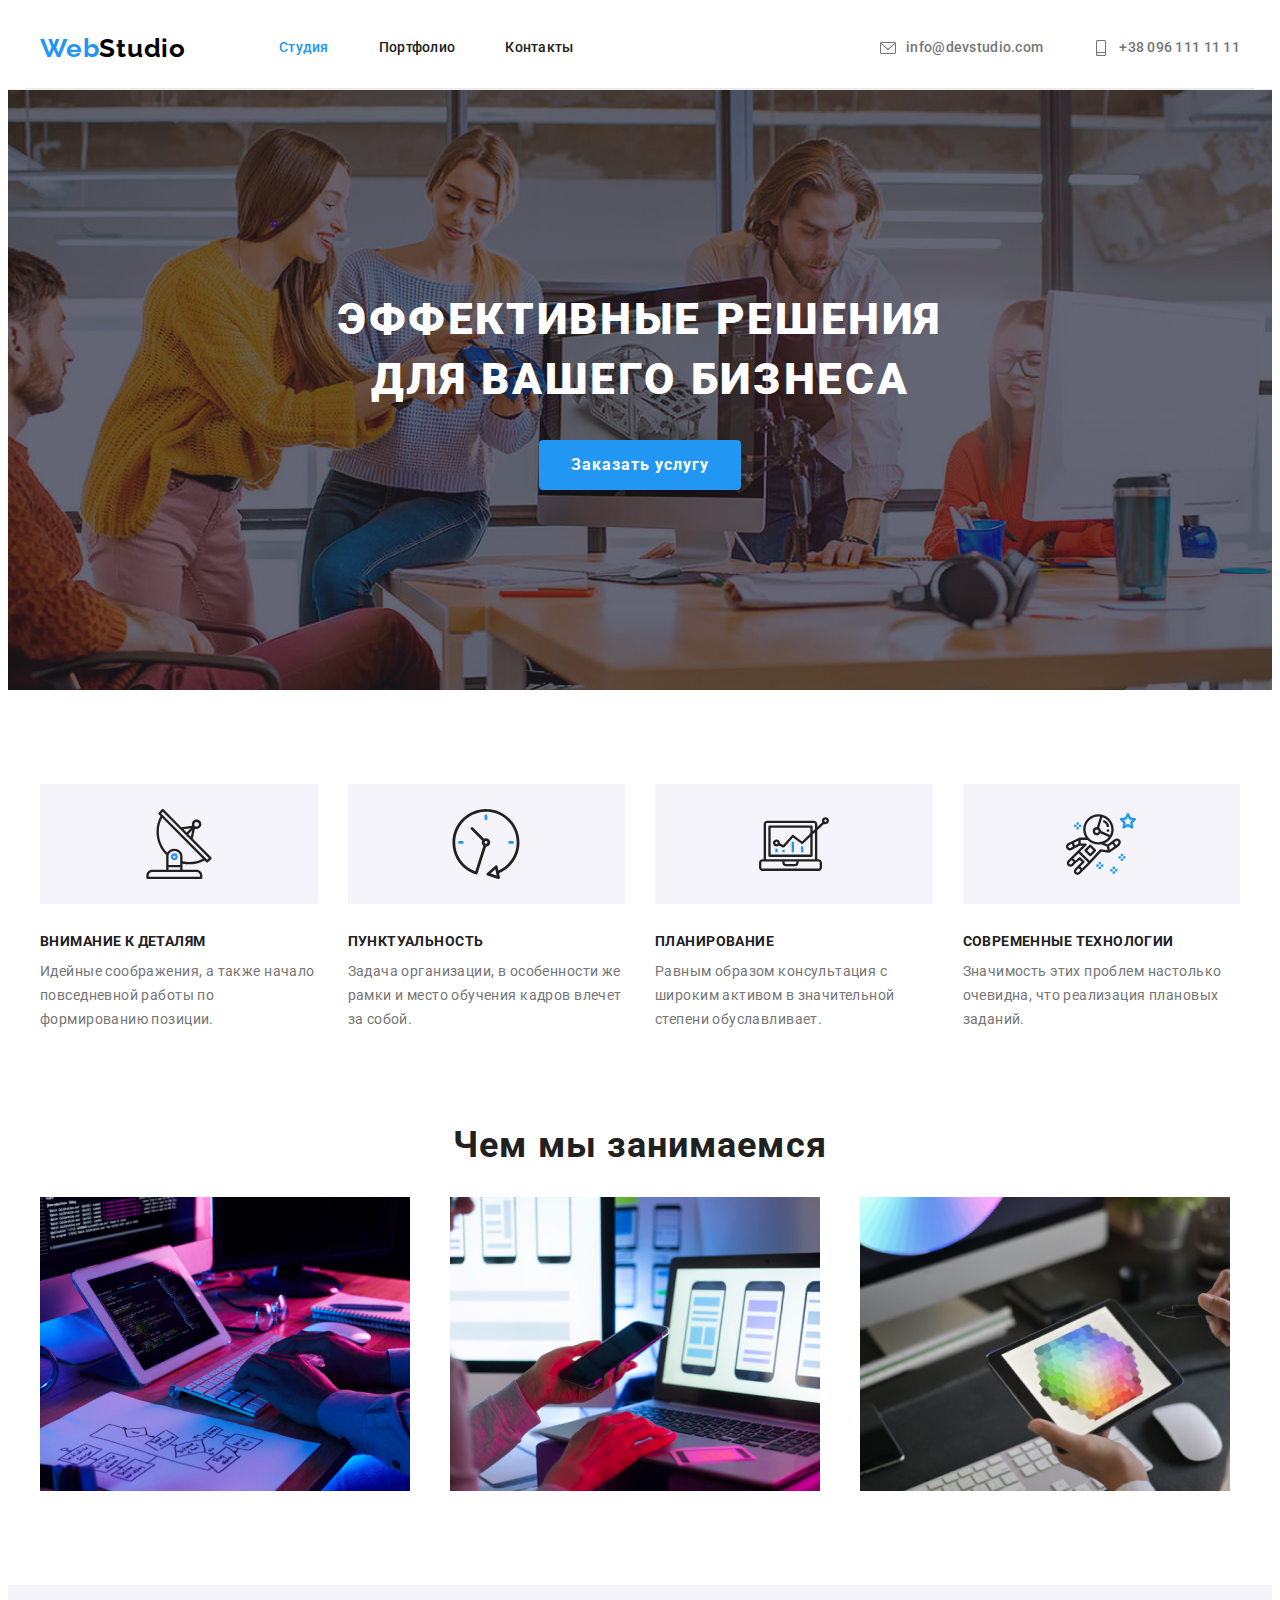
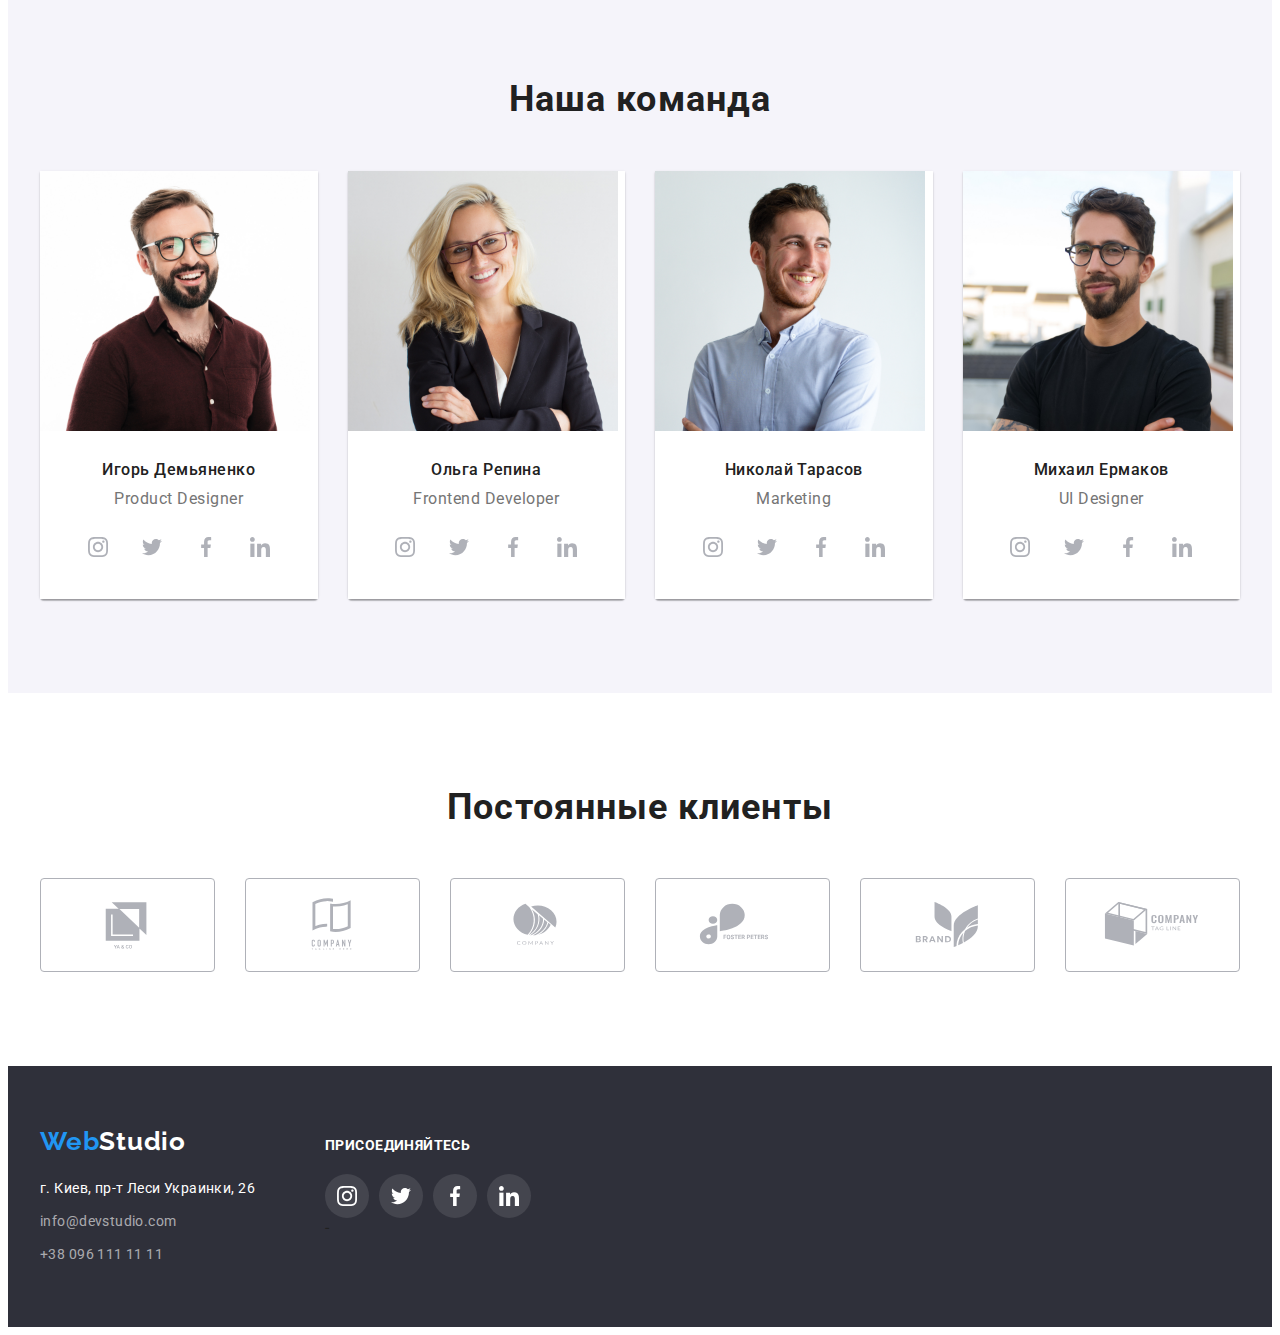
<file: index.html>
<!DOCTYPE html>
<html lang="en">
<head>
    <meta charset="UTF-8">
    <meta http-equiv="X-UA-Compatible" content="IE=edge">
    <meta name="viewport" content="width=device-width, initial-scale=1.0">
    <title>WebStudio</title>
    <!-- fonts start -->
    <link rel="preconnect" href="https://fonts.googleapis.com">
    <link rel="preconnect" href="https://fonts.gstatic.com" crossorigin>
    <link href="https://fonts.googleapis.com/css2?family=Raleway:wght@700&family=Roboto:wght@400;500;700;900&display=swap" rel="stylesheet">
    <!-- fonts end -->
    <!-- normalize start -->
    <link rel="stylesheet" href="https://cdnjs.cloudflare.com/ajax/libs/modern-normalize/1.1.0/modern-normalize.min.css"
        integrity="sha512-wpPYUAdjBVSE4KJnH1VR1HeZfpl1ub8YT/NKx4PuQ5NmX2tKuGu6U/JRp5y+Y8XG2tV+wKQpNHVUX03MfMFn9Q=="
        crossorigin="anonymous" referrerpolicy="no-referrer" />
    <!-- normalize end -->
    <link rel="stylesheet" href="css/style.css">
</head>
<body>
    <!-- Header -->

    <header class="header">
        <div class="container header-container">
            <a href="/" lang="en" class="logo-header link">
                <span>Web</span>Studio
            </a>
                <nav>
                    <ul class="header-nav list">
                        <li class="header-nav-item">
                            <a href="./index.html" class="nav-list-item link current">Студия</a></li>
                        <li class="header-nav-item">
                            <a href="./portfolio.html" class="nav-list-item link">Портфолио</a></li>
                        <li class="header-nav-item">
                            <a href="/" class="nav-list-item link">Контакты</a></li>
                    </ul>
                </nav>
            <ul class="header-contact list">
                <li class="header-contact-item">
                    <a href="mailto:info@devstudio.com" class="contact link">
                        <svg class="header-icon" width="16" height="16">
                        <use href="./images/icons.svg#icon-mail"></use>
                    </svg>info@devstudio.com </a>
                </li>
                <li class="header-contact-item">
                    <a href="tel:+380961111111" class="contact link">
                        <svg class="header-icon" width="16" height="16">
                        <use href="./images/icons.svg#icon-tel"></use>
                    </svg>+38 096 111 11 11</a>
                </li>
            </ul>
        </div>
    </header>

    <!-- Main -->

    <main>

        <section class="solution-section hero">
            <div class="container">
                <h1 class="business-solution">Эффективные решения для вашего бизнеса</h1>
                <button class="btn-clik" type="button" >Заказать услугу</button>
            </div>
        </section>

        <section class="section benefits">
            <div class="container">
                <ul class="benefits-list card-set list">
                    <li class="card-set-item">
                        <div class="benefits-bloc-icon">
                            <svg class="benefits-icon" width="70" height="70">
                                <use href="./images/icons.svg#icon-benefits-antenna"></use>
                            </svg>
                        </div>
                        <h3 class="action">Внимание к деталям</h3>
                        <p class="inform">Идейные соображения, а также начало повседневной работы по формированию позиции.</p>
                    </li>
                    <li class="card-set-item">
                        <div class="benefits-bloc-icon">
                            <svg class="benefits-icon" width="70" height="70">
                                <use href="./images/icons.svg#icon-benefits-clock"></use>
                            </svg>
                        </div>
                        <h3 class="action">Пунктуальность</h3>
                        <p class="inform">Задача организации, в особенности же рамки и место обучения кадров влечет за собой.</p>
                    </li>
                    <li class="card-set-item">
                        <div class="benefits-bloc-icon">
                            <svg class="benefits-icon" width="70" height="70">
                                <use href="./images/icons.svg#icon-benefits-diagram"></use>
                            </svg>
                        </div>
                        <h3 class="action">Планирование</h3>
                        <p class="inform">Равным образом консультация с широким активом в значительной степени обуславливает.</p>
                    </li>
                    <li class="card-set-item">
                        <div class="benefits-bloc-icon">
                            <svg class="benefits-icon" width="70" height="70">
                                <use href="./images/icons.svg#icon-benefits-astronaut"></use>
                            </svg>
                        </div>
                        <h3 class="action">Современные технологии</h3>
                        <p class="inform">Значимость этих проблем настолько очевидна, что реализация плановых заданий.</p>
                    </li>
                </ul>
        </div>
        </section>

        <section class="section features">
            <div class="container">
                <h2 class="our-activity">Чем мы занимаемся</h2>
                <ul class="features-list card-set list">
                    <li class="card-set-item">
                        <img src="./images/img.computer.png" alt="Переніс данних на компьютер" width="370" height="294">
                    </li>
                    <li class="card-set-item">
                        <img src="./images/img.phone.png" alt="Розробка мобільного сайту" width="370" height="294">
                    </li>
                    <li class="card-set-item">
                        <img src="./images/img.color.png" alt="Корекція кольору" width="370" height="294">
                    </li>
                </ul>
            </div>
        </section>

        <section class="team section">
            <div class="container">
                <h2 class="our-team">Наша команда</h2>
                <ul class="team-list card-set list">
                    <li class="team-item card-set-item">
                        <img src="./images/img-1.jpg" alt="Игорь Демьяненко" width="270" height="260">
                            <div class="team-wrapper">
                                <h3 class="name-colleague">Игорь Демьяненко</h3> 
                                <p class="name-work">Product Designer</p>
                                <ul class="team-soc-list list">
                                    <li class="team-soc-iteam">
                                        <a href="" class="team-soc-link link">
                                            <svg class="team-soc-icon" width="20" height="20">
                                                <use href="./images/icons.svg#icon-instagram"></use>
                                            </svg>
                                        </a>
                                    </li>
                                    <li class="team-soc-iteam">
                                        <a href="" class="team-soc-link link">
                                            <svg class="team-soc-icon" width="20" height="20">
                                                <use href="./images/icons.svg#icon-twitter"></use>
                                            </svg>
                                        </a>
                                    </li>
                                    <li class="team-soc-iteam">
                                        <a href="" class="team-soc-link link">
                                            <svg class="team-soc-icon" width="20" height="20">
                                                <use href="./images/icons.svg#icon-facebook"></use>
                                            </svg>
                                        </a>
                                    </li>
                                    <li class="team-soc-iteam">
                                        <a href="" class="team-soc-link link">
                                            <svg class="team-soc-icon" width="20" height="20">
                                                <use href="./images/icons.svg#icon-linkedin"></use>
                                            </svg>
                                        </a>
                                    </li>
                                </ul>
                            </div>           
                    </li>
                    <li class="team-item card-set-item">
                        <img src="./images/img-2.jpg" alt="Ольга Репинa" width="270" height="260">
                            <div class="team-wrapper">
                                <h3 class="name-colleague">Ольга Репина</h3> 
                                <p class="name-work">Frontend Developer</p>
                                 <ul class="team-soc-list list">
                                    <li class="team-soc-iteam">
                                        <a href="" class="team-soc-link link">
                                            <svg class="team-soc-icon" width="20" height="20">
                                                <use href="./images/icons.svg#icon-instagram"></use>
                                            </svg>
                                        </a>
                                    </li>
                                    <li class="team-soc-iteam">
                                        <a href="" class="team-soc-link link">
                                            <svg class="team-soc-icon" width="20" height="20">
                                                <use href="./images/icons.svg#icon-twitter"></use>
                                            </svg>
                                        </a>
                                    </li>
                                    <li class="team-soc-iteam">
                                        <a href="" class="team-soc-link link">
                                            <svg class="team-soc-icon" width="20" height="20">
                                                <use href="./images/icons.svg#icon-facebook"></use>
                                            </svg>
                                        </a>
                                    </li>
                                    <li class="team-soc-iteam">
                                        <a href="" class="team-soc-link link">
                                            <svg class="team-soc-icon" width="20" height="20">
                                                <use href="./images/icons.svg#icon-linkedin"></use>
                                            </svg>
                                        </a>
                                    </li>
                                </ul>
                            </div> 
                    </li>
                    <li class="team-item card-set-item">
                        <img src="./images/img-3.jpg" alt="Николай Тарасов" width="270" height="260">
                            <div class="team-wrapper">
                                <h3 class="name-colleague">Николай Тарасов</h3> 
                                <p class="name-work">Marketing</p>
                                <ul class="team-soc-list list">
                                    <li class="team-soc-iteam">
                                        <a href="" class="team-soc-link link">
                                            <svg class="team-soc-icon" width="20" height="20">
                                                <use href="./images/icons.svg#icon-instagram"></use>
                                            </svg>
                                        </a>
                                    </li>
                                    <li class="team-soc-iteam">
                                        <a href="" class="team-soc-link link">
                                            <svg class="team-soc-icon" width="20" height="20">
                                                <use href="./images/icons.svg#icon-twitter"></use>
                                            </svg>
                                        </a>
                                    </li>
                                    <li class="team-soc-iteam">
                                        <a href="" class="team-soc-link link">
                                            <svg class="team-soc-icon" width="20" height="20">
                                                <use href="./images/icons.svg#icon-facebook"></use>
                                            </svg>
                                        </a>
                                    </li>
                                    <li class="team-soc-iteam">
                                        <a href="" class="team-soc-link link">
                                            <svg class="team-soc-icon" width="20" height="20">
                                                <use href="./images/icons.svg#icon-linkedin"></use>
                                            </svg>
                                        </a>
                                    </li>
                                </ul>
                            </div> 
                    </li>
                    <li class="team-item card-set-item">
                        <img src="./images/img-4.jpg" alt="Михаил Ермаков" width="270" height="260">
                            <div class="team-wrapper">
                                <h3 class="name-colleague">Михаил Ермаков</h3> 
                                <p class="name-work">UI Designer</p>
                                <ul class="team-soc-list list">
                                    <li class="team-soc-iteam">
                                        <a href="" class="team-soc-link link">
                                            <svg class="team-soc-icon" width="20" height="20">
                                                <use href="./images/icons.svg#icon-instagram"></use>
                                            </svg>
                                        </a>
                                    </li>
                                    <li class="team-soc-iteam">
                                        <a href="" class="team-soc-link link">
                                            <svg class="team-soc-icon" width="20" height="20">
                                                <use href="./images/icons.svg#icon-twitter"></use>
                                            </svg>
                                        </a>
                                    </li>
                                    <li class="team-soc-iteam">
                                        <a href="" class="team-soc-link link">
                                            <svg class="team-soc-icon" width="20" height="20">
                                                <use href="./images/icons.svg#icon-facebook"></use>
                                            </svg>
                                        </a>
                                    </li>
                                    <li class="team-soc-iteam">
                                        <a href="" class="team-soc-link link">
                                            <svg class="team-soc-icon" width="20" height="20">
                                                <use href="./images/icons.svg#icon-linkedin"></use>
                                            </svg>
                                        </a>
                                    </li>
                                </ul>
                            </div> 
                    </li>
                </ul>
            </div>
        </section>
        <!-- Клиенти -->
        <section class="regular-clients section">
            <div class="container">
                <h2 class="regular-clients-title main-title">Постоянные клиенты</h2>
                <ul class="regular-clients-list card-set list">
                    <li class="regular-client-iteam card-set-iteam">
                        <a href="" class="regular-client-link">
                            <svg class="regular-client-icon" width="106" height="60">
                                <use href="./images/icons.svg#icon-client-1"></use>
                            </svg>
                        </a>
                    </li>
                    <li class="regular-client-iteam card-set-iteam">
                        <a href="" class="regular-client-link">
                            <svg class="regular-client-icon" width="106" height="60">
                                <use href="./images/icons.svg#icon-client-2"></use>
                            </svg>
                        </a>
                    </li>
                    <li class="regular-client-iteam card-set-iteam">
                        <a href="" class="regular-client-link">
                            <svg class="regular-client-icon" width="106" height="60">
                                <use href="./images/icons.svg#icon-client-3"></use>
                            </svg>
                        </a>
                    </li>
                    <li class="regular-client-iteam card-set-iteam">
                        <a href="" class="regular-client-link">
                            <svg class="regular-client-icon" width="106" height="60">
                                <use href="./images/icons.svg#icon-client-4"></use>
                            </svg>
                        </a>
                    </li>
                    <li class="regular-client-iteam card-set-iteam">
                        <a href="" class="regular-client-link">
                            <svg class="regular-client-icon" width="106" height="60">
                                <use href="./images/icons.svg#icon-client-5"></use>
                            </svg>
                        </a>
                    </li>
                    <li class="regular-client-iteam card-set-iteam">
                        <a href="" class="regular-client-link">
                            <svg class="regular-client-icon" width="106" height="60">
                                <use href="./images/icons.svg#icon-client-6"></use>
                            </svg>
                        </a>
                    </li>
                </ul>
            </div>
        </section>
    </main>

    <!-- Footer -->

    <footer class="page-footer footer">
        <div class="container">
            <ul class="footer-list list">
                <li class="footer-iteam iteam">
                    <a class="logo-footer link" href="/" lang="en"> <span>Web</span>Studio</a>

                    <address class="footer-address">
                        <p class="footer-address-info">г. Киев, пр-т Леси Украинки, 26</p>
                        <ul class="footer-contact-list list">
                            <li class="footer-contact-iteam">
                                <a class="footer-contact-link link" href="mailto:info@devstudio.com">info@devstudio.com</a>
                            </li>
                            <li class="footer-contact-iteam">
                                <a class="footer-contact-link link" href="tel:+380961111111">+38 096 111 11 11</a>
                            </li>
                        </ul>
                    </address>
                </li>
                <li class="footer-iteam footer-soc iteam">
                    <h3 class="footer-soc-title">присоединяйтесь</h3>
                    <ul class="footer-soc-list list">
                        <li class="footer-soc-iteam">
                            <a href="" class="footer-soc-link link">
                                <svg class="footer-soc-icon" width="20" height="20">
                                    <use href="./images/icons.svg#icon-instagram"></use>
                                </svg> </a>-
                        </li>
                        <li class="footer-soc-iteam">
                            <a href="" class="footer-soc-link link">
                                <svg class="footer-soc-icon" width="20" height="20">
                                    <use href="./images/icons.svg#icon-twitter"></use>
                                </svg>
                            </a>
                        </li>
                        <li class="footer-soc-iteam">
                            <a href="" class="footer-soc-link link">
                                <svg class="footer-soc-icon" width="20" height="20">
                                    <use href="./images/icons.svg#icon-facebook"></use>
                                </svg>
                            </a>
                        </li>
                        <li class="footer-soc-iteam">
                            <a href="" class="footer-soc-link link">
                                <svg class="footer-soc-icon" width="20" height="20">
                                    <use href="./images/icons.svg#icon-linkedin"></use>
                                </svg>
                            </a>
                        </li>
                    </ul>
                </li>
            </ul>
        </div>
    </footer>

</body>
</html>
</file>
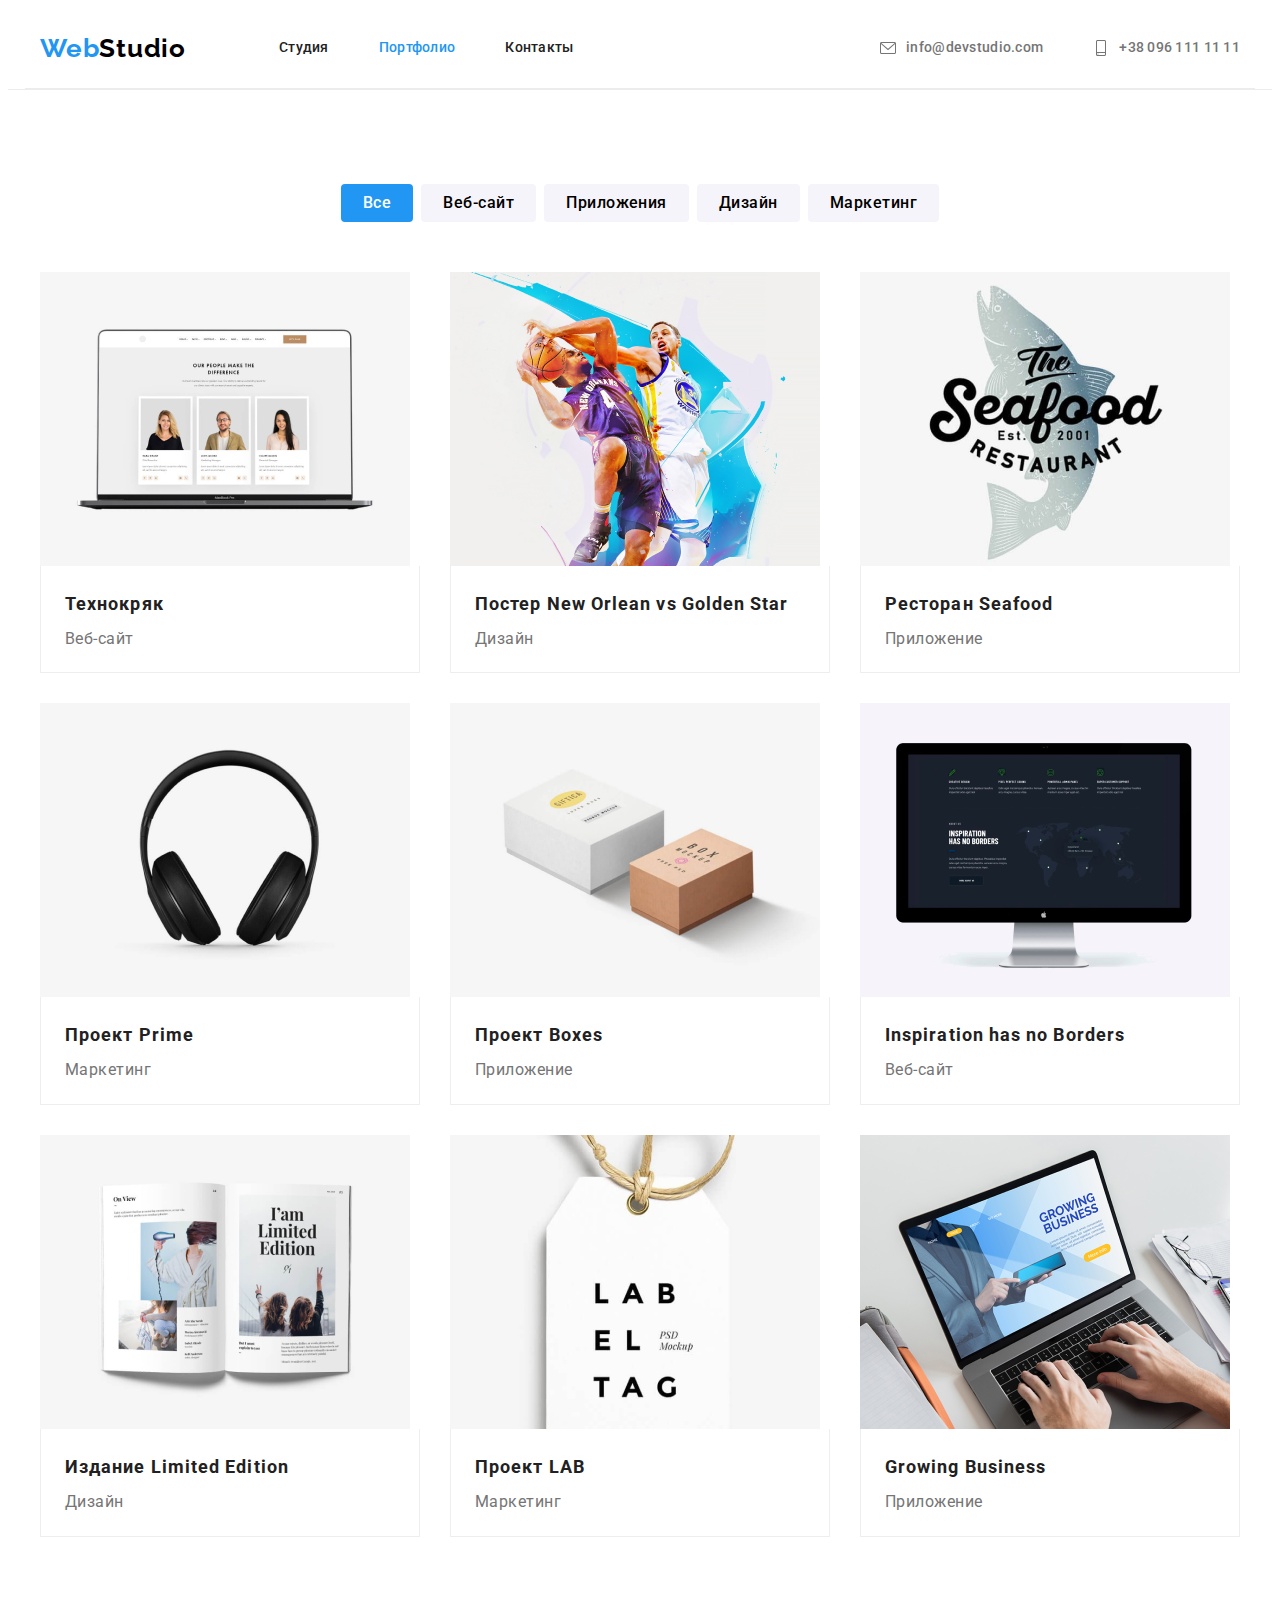
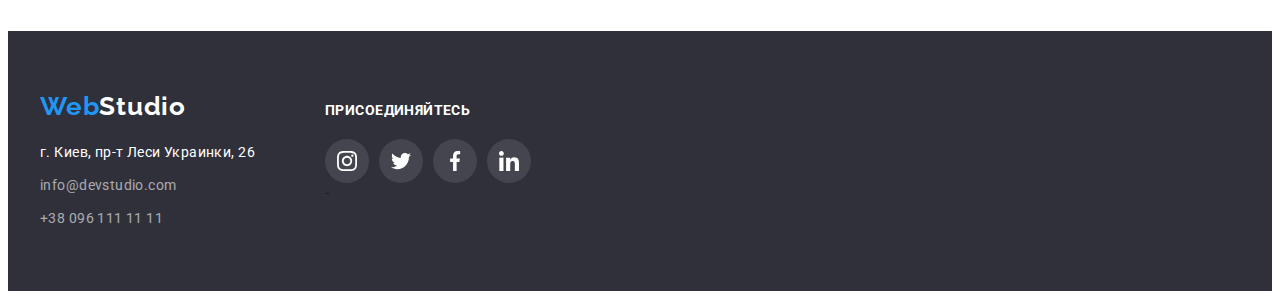
<file: portfolio.html>
<!DOCTYPE html>
<html lang="en">
<head>
    <meta charset="UTF-8">
    <meta http-equiv="X-UA-Compatible" content="IE=edge">
    <meta name="viewport" content="width=device-width, initial-scale=1.0">
    <title>Portfolio</title>
    <!-- fonts start -->
    <link rel="preconnect" href="https://fonts.googleapis.com">
    <link rel="preconnect" href="https://fonts.gstatic.com" crossorigin>
    <link href="https://fonts.googleapis.com/css2?family=Raleway:wght@700&family=Roboto:wght@400;500;700;900&display=swap"rel="stylesheet">
    <!-- normalize start -->
    <link rel="stylesheet" href="https://cdnjs.cloudflare.com/ajax/libs/modern-normalize/1.1.0/modern-normalize.min.css"
        integrity="sha512-wpPYUAdjBVSE4KJnH1VR1HeZfpl1ub8YT/NKx4PuQ5NmX2tKuGu6U/JRp5y+Y8XG2tV+wKQpNHVUX03MfMFn9Q=="
        crossorigin="anonymous" referrerpolicy="no-referrer" />
    <!-- normalize end -->
    <link rel="stylesheet" href="css/style.css">
</head>
<body>

    <!-- Header -->

    <header class="header">
        <div class="container header-container">
            <a href="/" lang="en" class="logo-header link">
                <span>Web</span>Studio
            </a>
            <nav>
                <ul class="header-nav list">
                    <li class="header-nav-item">
                        <a href="./index.html" class="nav-list-item link ">Студия</a>
                    </li>
                    <li class="header-nav-item">
                        <a href="./portfolio.html" class="nav-list-item link current">Портфолио</a>
                    </li>
                    <li class="header-nav-item">
                        <a href="/" class="nav-list-item link">Контакты</a>
                    </li>
                </ul>
            </nav>
            <ul class="header-contact list">
                <li class="header-contact-item">
                    <a href="mailto:info@devstudio.com" class="contact link">
                        <svg class="header-icon" width="16" height="16">
                            <use href="./images/icons.svg#icon-mail"></use>
                        </svg>info@devstudio.com </a>
                </li>
                <li class="header-contact-item">
                    <a href="tel:+380961111111" class="contact link">
                        <svg class="header-icon" width="16" height="16">
                            <use href="./images/icons.svg#icon-tel"></use>
                        </svg> +38 096 111 11 11</a>
                </li>
            </ul>
        </div>
    </header>


    <!-- Main -->

    <main>
        <section class="section">
            <h1 class="visually-hidden">Портфолио</h1>
                <div class="container">
                    <ul class="filter-list list">
                        <li class="filter-item">
                            <button class="filter-btn current" type="button">Все</button>
                        </li>
                        <li class="filter-item">
                            <button class="filter-btn" type="button">Веб-сайт</button>
                        </li>
                        <li class="filter-item">
                            <button class="filter-btn" type="button">Приложения</button>
                        </li>
                        <li class="filter-item">
                            <button class="filter-btn" type="button">Дизайн</button>
                        </li>
                        <li class="filter-item">
                            <button class="filter-btn" type="button">Маркетинг</button>
                        </li>
                    </ul>
            
                    <ul class="portfolio-list card-set list">
                        <li class=" card-set-item">
                            <a class=" portfolio-iteam  link" rel="preconnect" href="/"><img src="./images/img.technology.png" alt="Технокряк" width="370" height="294">
                                <div class="portfolio-wrapper">
                                    <h2 class="name-prj link">Технокряк</h2>
                                    <p class="category link">Веб-сайт</p>
                                </div>
                            </a>
                        </li>
                        <li class=" card-set-item">
                            <a class=" portfolio-iteam link" rel="preconnect" href="/"><img src="./images/img.poster.png" alt=" Постер New Orlean vs Golden Star" width="370" height="294">
                                <div class="portfolio-wrapper">
                                    <h2 class="name-prj link">Постер New Orlean vs Golden Star</h2>
                                    <p class="category link">Дизайн</p>
                                </div>
                            </a>
                        </li>
                        <li class=" card-set-item">
                            <a class=" portfolio-iteam link" rel="preconnect" href="/"><img src="./images/img.seafood.png" alt="Ресторан Seafood" width="370" height="294">
                                <div class="portfolio-wrapper">
                                    <h2 class="name-prj link">Ресторан Seafood</h2>
                                    <p class="category link">Приложение</p>
                                </div>
                            </a>
                        </li>
                        <li class=" card-set-item">
                            <a class=" portfolio-iteam link" rel="preconnect" href="/"><img src="./images/img.project.prime.png" alt="Проект Prime" width="370" height="294">
                                <div class="portfolio-wrapper">
                                    <h2 class="name-prj link">Проект Prime</h2>
                                    <p class="category link">Маркетинг</p>
                                </div>
                            </a>
                        </li>
                        <li class=" card-set-item">
                            <a class=" portfolio-iteam link" rel="preconnect" href="/"><img src="./images/img.project.box.png" alt="Проект Boxes" width="370" height="294">
                                <div class="portfolio-wrapper">
                                    <h2 class="name-prj link">Проект Boxes</h2>
                                    <p class="category link">Приложение</p>
                                </div>
                            </a>
                        </li>
                        <li class=" card-set-item">
                            <a class=" portfolio-iteam link" rel="preconnect" href="/"><img src="./images/img.inspiration.png" alt="Inspiration has no Borders" width="370" height="294">
                                <div class="portfolio-wrapper">
                                    <h2 class="name-prj link">Inspiration has no Borders</h2>
                                    <p class="category link">Веб-сайт</p>
                                </div>
                            </a>
                        </li>
                        <li class=" card-set-item">
                            <a class=" portfolio-iteam link" rel="preconnect" href="/"><img src="./images/img.edition.png" alt="Издание Limited Edition" width="370" height="294">
                                <div class="portfolio-wrapper">
                                    <h2 class="name-prj link">Издание Limited Edition</h2>
                                    <p class="category link">Дизайн</p>
                                </div>
                            </a>
                        </li>
                        <li class=" card-set-item">
                            <a class=" portfolio-iteam link" rel="preconnect" href="/"><img src="./images/img.project.lab.png" alt="Проект LAB" width="370" height="294">
                                <div class="portfolio-wrapper">
                                    <h2 class="name-prj link">Проект LAB</h2>
                                    <p class="category">Маркетинг</p>
                                </div>
                            </a>
                        </li>
                        <li class=" card-set-item">
                            <a class=" portfolio-iteam link" rel="preconnect" href="/"><img src="./images/img.growing.business.png" alt="Growing Business" width="370" height="294">
                                <div class="portfolio-wrapper">
                                    <h2 class="name-prj link">Growing Business</h2>
                                    <p class="category link">Приложение</p>
                                </div>
                            </a>
                        </li>
                    </ul>
                </div>
            </section>
    </main>

    <!-- Footer -->

    <footer class="page-footer footer">
        <div class="container">
            <ul class="footer-list list">
                <li class="footer-iteam iteam">
                    <a class="logo-footer link" href="/" lang="en"> <span>Web</span>Studio</a>
            
                    <address class="footer-address">
                        <p class="footer-address-info">г. Киев, пр-т Леси Украинки, 26</p>
                        <ul class="footer-contact-list list">
                            <li class="footer-contact-iteam">
                                <a class="footer-contact-link link" href="mailto:info@devstudio.com">info@devstudio.com</a>
                            </li>
                            <li class="footer-contact-iteam">
                                <a class="footer-contact-link link" href="tel:+380961111111">+38 096 111 11 11</a>
                            </li>
                        </ul>
                    </address>
                </li>
                <li class="footer-iteam footer-soc iteam">
                    <h3 class="footer-soc-title">присоединяйтесь</h3>
                    <ul class="footer-soc-list list">
                        <li class="footer-soc-iteam">
                            <a href="" class="footer-soc-link link">
                                <svg class="footer-soc-icon" width="20" height="20">
                                    <use href="./images/icons.svg#icon-instagram"></use>
                                </svg> </a>-
                        </li>
                        <li class="footer-soc-iteam">
                            <a href="" class="footer-soc-link link">
                                <svg class="footer-soc-icon" width="20" height="20">
                                    <use href="./images/icons.svg#icon-twitter"></use>
                                </svg>
                            </a>
                        </li>
                        <li class="footer-soc-iteam">
                            <a href="" class="footer-soc-link link">
                                <svg class="footer-soc-icon" width="20" height="20">
                                    <use href="./images/icons.svg#icon-facebook"></use>
                                </svg>
                            </a>
                        </li>
                        <li class="footer-soc-iteam">
                            <a href="" class="footer-soc-link link">
                                <svg class="footer-soc-icon" width="20" height="20">
                                    <use href="./images/icons.svg#icon-linkedin"></use>
                                </svg>
                            </a>
                        </li>
                    </ul>
                </li>
            </ul>
        </div>
    </footer>
    
</body>
</html>
</file>
<file: css/style.css>
:root {
    --header-logo-left-color: #2196f3;
    --header-logo-right-color: #000;
    --footer-logo-left-color: #2196f3;
    --footer-logo-right-color: #fff;
    --main-title-color: #212121;
    --second-title-color: #fff;
    --after-title-color: #757575;
    --accent-color: #2196f3;
    --background-iteam-color: #f5f4fa;
    --main-font: 'Roboto', sans-serif;
    --logo-font: 'Raleway', sans-serif;

    /* card-set */
    --item: 3;
    --indent: 30px;
}
body{
    font-family:var(--main-font);
    color:var(--main-title-color);
    background-color: #ffffff;
    letter-spacing: 0.03em;
}
h1,h2,h3,h4,h5,p{
margin-top: 0;
}
p:last-child{
    margin: 0;
}
img{
    display: block;
}
address{
    font-style: normal;
}
.list {
    list-style: none;
    margin: 0;
    padding: 0;
}

.link {
    text-decoration: none;
    color: currentColor;
}
.section{
    padding-top: 94px;
    padding-bottom: 94px;
}
.visually-hidden {
    position: absolute;
    white-space: nowrap;
    width: 1px;
    height: 1px;
    overflow: hidden;
    border: 0;
    padding: 0;
    clip: rect(0 0 0 0);
    clip-path: inset(50%);
    margin: -1px;
}

/* cтили для container */

.container{
    /* outline: 2px solid red;
    outline-offset: -2px; */
    width: 1200px;
    padding-left: 15px;
    padding-right: 15px;
    margin-left: auto;
    margin-right: auto;
}

/* сетка на флексах */
.card-set {
    display: flex;
    flex-wrap: wrap;

    margin: calc(-1 * var(--indent) / 2);
}

.card-set-item {
    flex-basis: calc((100% - var(--indent) * var(--item)) / var(--item));

    margin: calc(var(--indent) / 2);
}

/* Верхня линия header */
.header{
    border-bottom: 1px solid #ECECEC;
}
.header-container{
    display: flex;
    align-items: center;
    border-bottom: 1px solid #ececec;
}
.logo-header{
    font-family: var(--logo-font);
    font-weight: 700;
    font-size: 26px;
    line-height: 1.19;
    letter-spacing: 0.03em;
    color: var(--header-logo-right-color);
    margin-right: 93px;
    display: block;
}
.logo-header>span {
    color: var(--header-logo-left-color);
}
.header-nav{
    display: flex;
    margin-left: auto;
}
.header-nav-item{
    margin-right: 50px;
}
.header-nav-item:last-child{
    margin-right: 0;
}
.nav-list-item{
    display: block;
    padding-top: 32px;
    padding-bottom: 32px;

    font-weight: 500;
    font-size: 14px;
    line-height: 1.14;
    letter-spacing: 0.02em;
    color:var(--main-title-color) ;
}
.nav-list-item:hover,
.nav-list-item:focus{
color: var(--accent-color);
}
.current {
    color: var(--accent-color);
}
.header-contact{
    display: flex;
    margin-left: auto;
}
.header-contact-item{
    margin-right: 50px;
}
.header-contact-item:last-child{
    margin-right: 0;
}
.contact{
    display: flex;
    align-items: center;
    justify-content: center;

    padding-top: 32px;
    padding-bottom: 32px;

    font-weight: 500;
    font-size: 14px;
    line-height: 1.14;
    letter-spacing: 0.02em;
    color: var(--after-title-color);

}
.header-icon{
    margin-right: 10px;
    fill: currentColor;
}
.contact:hover,.contact:focus{
    color: var(--accent-color);
}

/* Hero section */

.hero{
    margin: 0 auto;
    padding-top: 200px;
    padding-bottom: 200px;
    
    background-color: #c4c4c4;
    background-image: linear-gradient(rgba(47, 48, 58, 0.4), rgba(47, 48, 58, 0.4)),
        url(../images/hero-bg.jpg);
    background-repeat: no-repeat;
    background-position: center;
    background-size: cover;

    max-width: 1600px;
}

/* Шапка голавной */

.business-solution{
    max-width: 696px;
    margin-right: auto;
    margin-left: auto;
    margin-bottom: 30px;

    text-align: center;
    font-weight: 900;
    font-size: 44px;
    line-height: 1.36;
    text-align: center;
    letter-spacing: 0.06em;
    text-transform: uppercase;
    color: var(--second-title-color);
}
.btn-clik{
    display: block;
    margin-left: auto;
    margin-right: auto;
    padding: 10px 32px;

    font-family: inherit;
    font-weight: 700;
    font-size: 16px;
    line-height: 1.9;
    letter-spacing: 0.06em;
    color: #ffffff;

    background-color: var(--accent-color);
    box-shadow: 0px 4px 4px rgba(0, 0, 0, 0.15);
    border-radius: 4px;
    border: none;
}
.btn-clik:hover,.btn-clik:focus{
    background-color: #188ce8;
}

/* Особености */

/* benefits section */
.benefits {
    padding-bottom: 47px;
}

.benefits-list {
    --item: 4;
    --indent: 30px;
}

.benefits-bloc-icon {
    display: flex;
    align-items: center;
    justify-content: center;

    margin-bottom: 30px;

    width: 100%;
    height: 120px;
    background-color: #f5f4fa;
}
.action {
    margin-bottom: 10px;
    font-weight: 700;
    font-size: 14px;
    line-height: 1.14;
    letter-spacing: 0.03em;
    text-transform: uppercase;
}

.inform {
    font-size: 14px;
    line-height: 1.7;
    letter-spacing: 0.03em;
    color: var(--after-title-color);
}

/* features section */
.features {
    padding-top: 47px;
}
.features-list {
    --iteam: 3;
    --indent: 30px;
}

/* Чем ми занимаемся */
.our-activity{
    font-weight: 700;
    font-size: 36px;
    line-height: 1.16;
    text-align: center;
    letter-spacing: 0.03em;
}

/* Наша команда */
.team{
    background: var(--background-iteam-color);
}
.team-list{
    --item:4;
    --indent: 30px;
}
.team-item{
    background-color: #fff;
    box-shadow: 0px 1px 3px rgba(0, 0, 0, 0.12), 0px 1px 1px rgba(0, 0, 0, 0.14), 0px 2px 1px rgba(0, 0, 0, 0.2);
    border-radius: 0px 0px 4px 4px;
}
.team-wrapper{
    padding-top: 30px;
    padding-bottom: 30px;
    padding-left: 10px;
    padding-right: 10px;

    background-color: #FFFFFF;
    text-align: center;
    font-size: 16px;
    line-height: 1.18;
}
.our-team{
    font-weight: 700;
    font-size: 36px;
    line-height: 1.16;
    text-align: center;
    letter-spacing: 0.03em;
    margin-bottom: 50px;
}
.name-colleague{
    font-weight: 500;
    font-size: 16px;
    line-height: 1.18;
    text-align: center;
    letter-spacing: 0.03em;
    margin-bottom: 10px;
}
.name-work{
    font-size: 16px;
    line-height: 1.18;
    text-align: center;
    letter-spacing: 0.03em;
    color: var(--after-title-color);
    margin-bottom: 16px;
}
.team-soc-list {
    display: flex;
    justify-content: center;
}

.team-soc-iteam {
    width: 44px;
    height: 44px;
    margin-left: 10px;
}

.team-soc-iteam:first-child {
    margin-left: 0;
}

.team-soc-link {
    display: flex;
    align-items: center;
    justify-content: center;
    border-radius: 50%;
    width: 100%;
    height: 100%;

}

.team-soc-link:hover,
.team-soc-link:focus {
    background-color: var(--accent-color);
}

.team-soc-link:hover .team-soc-icon,
.team-soc-link:focus .team-soc-icon {
    fill: #fff;
}

.team-soc-icon {
    fill: #afb1b8;
}

/* Клиенти */
.card-set-iteam {
    flex-basis: calc((100% - var(--indent) * var(--iteam)) / var(--iteam));
    margin: calc(var(--indent) / 2);
}
h2.regular-clients-title.main-title{
    font-weight: 700;
    font-size: 36px;
    line-height: 1.16;
    text-align: center;
    letter-spacing: 0.03em;
    margin-bottom: 50px; 
}

.regular-clients-list {
    --iteam: 6;
    --indent: 30px;
}


.regular-client-link {
    border: 1px solid #afb1b8;
    border-radius: 4px;

    height: 92px;
    display: flex;
    align-items: center;
    justify-content: center;
    color: #afb1b8;
}

.regular-client-icon {
    fill: currentColor;
}

.regular-client-link:hover,.regular-client-link:focus {
    color: var(--accent-color);
    border: 1px solid var(--accent-color);
}
/* Подвал страниц */

.footer {
    padding-top: 60px;
    padding-bottom: 60px;

    background-color: #2f303a;
}

.footer-list {
    display: flex;
    align-items: baseline;
}

.footer-iteam:not(:last-child) {
    margin-right: 70px;
}

.logo-footer {
    margin-bottom: 20px;
    display: block;

    font-family: var(--logo-font);
    font-weight: 700;
    font-size: 26px;
    line-height: 1.19;
    letter-spacing: 0.03em;
    color: var(--footer-logo-right-color);
}

.logo-footer>span {
    color: var(--footer-logo-left-color);
}

.footer-address-info {
    margin-bottom: 9px;

    font-size: 14px;
    line-height: 1.71;
    letter-spacing: 0.03em;
    color: #fff;
}

.footer-contact-iteam:not(:last-child) {
    margin-bottom: 9px;
}

.footer-contact-link {
    font-size: 14px;
    line-height: 1.71;
    letter-spacing: 0.03em;
    color: rgba(255, 255, 255, 0.6);
}

.footer-contact-link:hover,
.footer-contac-link:focus {
    color: var(--accent-color);
}
.footer-soc-title {
    margin-bottom: 20px;
    text-transform: uppercase;
    font-weight: 700;
    font-size: 14px;
    line-height: 1.14;
    letter-spacing: 0.03em;
    color: #fff;
}

.footer-soc-list {
    display: flex;
    justify-content: center;
}

.footer-soc-iteam {
    width: 44px;
    height: 44px;
}

.footer-soc-iteam:not(:last-child) {
    margin-right: 10px;
}

.footer-soc-link {
    display: flex;
    align-items: center;
    justify-content: center;

    width: 100%;
    height: 100%;
    border-radius: 50%;

    background-color: rgba(255, 255, 255, 0.1);
}

.footer-soc-link:hover,.footer-soc-link:focus {
    background-color: var(--accent-color);
}

.footer-soc-icon {
    fill: #fff;
}

/* Портфолио */
.filter-list{
    display: flex;
    justify-content: center;
    margin-bottom: 50px;
}
.filter-item:not(:last-child){
    margin-right: 8px;
}
.filter-btn{
    padding: 6px 22px;
    font-family: inherit;
    font-weight: 500;
    font-size: 16px;
    line-height: 1.62;
    letter-spacing: 0.03em;
    
    background-color: var(--background-iteam-color);
    border: none;
    border-radius: 4px;
}
.filter-btn:hover,.filter-btn:focus{
    background-color: var(--accent-color);
    color: var(--second-title-color);
}
.filter-btn.current{
    background-color: var(--accent-color);
    color: var(--second-title-color);
}

/* Проекти */
.portfolio-iteam {
    --iteam: 3;
    --indent: 30px;

}

.portfolio-iteam:hover,.portfolio-iteam:focus {
    display: block;
    box-shadow: 0px 1px 1px rgba(0, 0, 0, 0.12), 0px 4px 4px rgba(0, 0, 0, 0.06),
        1px 4px 6px rgba(0, 0, 0, 0.16);
}
.portfolio-wrapper{
    padding: 20px 24px;
    border: 1px solid #EEEEEE;
    border-top: none;
}
.name-prj{
    margin-bottom: 4px;
    font-weight: 700;
    font-size: 18px;
    line-height: 2;
    letter-spacing: 0.06em;
    color: var(--main-title-color);
}
.category{
    font-weight: 400;
    font-size: 16px;
    line-height: 1.66;
    letter-spacing: 0.03em;
    color: var(--after-title-color);
}
</file>
